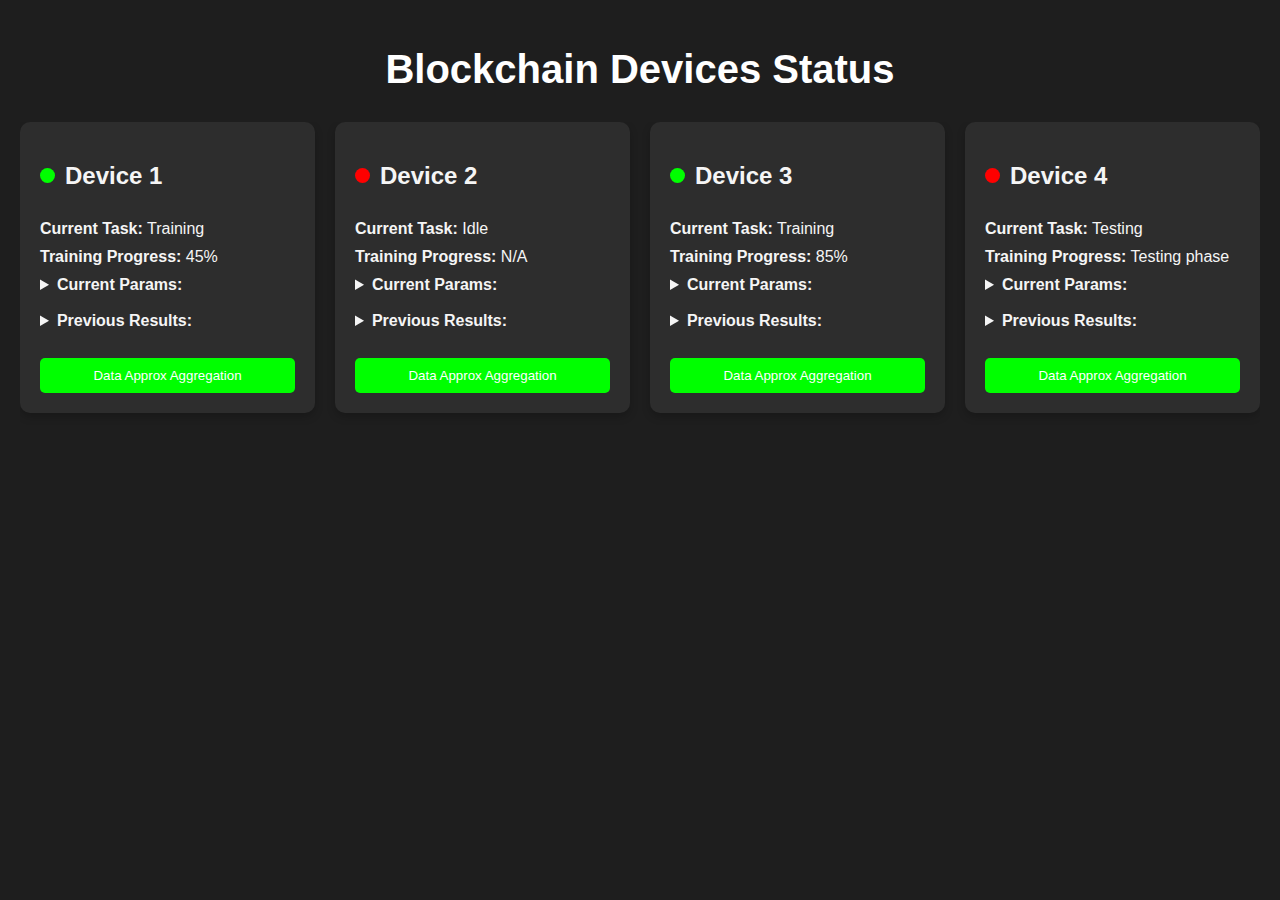
<file: interface/deploy/Index.html>
<!DOCTYPE html>
<html lang="en">
<head>
    <meta charset="UTF-8">
    <meta name="viewport" content="width=device-width, initial-scale=1.0">
    <title>Blockchain Devices Status</title>
    <link rel="stylesheet" href="Style.css">
</head>
<body>
    <div class="container">
        <h1>Blockchain Devices Status</h1>
        <div class="devices">
            <!-- Device 1 -->
            <div class="device">
                <div class="header">
                    <span class="status green"></span>
                    <h2>Device 1</h2>
                </div>
                <div class="description">
                    <p><strong>Current Task:</strong> Training</p>
                    <p><strong>Training Progress:</strong> 45%</p>
                    
                    <!-- Description for Params -->
                    <details>
                    <summary><strong>Current Params:</strong></summary>
                        <p><strong><em>model (*, fit_intercept=True, copy_X=True, n_jobs=None, positive=False)</em></strong></p>
                    </details>
                    <br>
                    <!-- Summary of Previous Results -->
                    <details>
                    <summary><strong>Previous Results:</strong></summary>
                        <li>Accuracy: 80%</li>
                        <li>Loss: 0.2</li>
                        <li>Time: 2 hours</li>
                    </details><br>
                    <!-- Button to open the data aggregation modal -->
                    <button id="openModal1" class="modal-btn">Data Approx Aggregation</button>
                </div>
            </div>

            <!-- Device 2 -->
            <div class="device">
                <div class="header">
                    <span class="status red"></span>
                    <h2>Device 2</h2>
                </div>
                <div class="description">
                    <p><strong>Current Task:</strong> Idle</p>
                    <p><strong>Training Progress:</strong> N/A</p>

                    <!-- Description for Params -->
                    <details>
                    <summary><strong>Current Params:</strong></summary>
                        <p><strong>No params available.</strong></p>
                    </details>
                    <br>
                    <!-- Summary of Previous Results -->
                    <details>
                    <summary><strong>Previous Results:</strong></summary>
                        <p>No previous results available.</p>
                    </details><br>
                    
                    <!-- Button to open the data aggregation modal -->
                    <button id="openModal2" class="modal-btn">Data Approx Aggregation</button>
                </div>
            </div>

            <!-- Device 3 -->
            <div class="device">
                <div class="header">
                    <span class="status green"></span>
                    <h2>Device 3</h2>
                </div>
                <div class="description">
                    <p><strong>Current Task:</strong> Training</p>
                    <p><strong>Training Progress:</strong> 85%</p>

                    <!-- Description for Params -->
                    <details>
                    <summary><strong>Current Params:</strong></summary>
                        <p><strong><em>model (*, fit_intercept=True, copy_X=True, n_jobs=None, positive=False)</em></strong></p>
                    </details>
                    <br>
                    <!-- Summary of Previous Results -->
                    <details>
                    <summary><strong>Previous Results:</strong></summary>
                        <li>Accuracy: 87%</li>
                        <li>Loss: 0.1</li>
                        <li>Time: 3 hours</li>
                    </details><br>

                    <!-- Button to open the data aggregation modal -->
                    <button id="openModal3" class="modal-btn">Data Approx Aggregation</button>
                </div>
            </div>

            <!-- Device 4 -->
            <div class="device">
                <div class="header">
                    <span class="status red"></span>
                    <h2>Device 4</h2>
                </div>
                <div class="description">
                    <p><strong>Current Task:</strong> Testing</p>
                    <p><strong>Training Progress:</strong> Testing phase</p>

                    <!-- Description for Params -->
                    <details>
                    <summary><strong>Current Params:</strong></summary>
                        <p><strong><em>model (*, fit_intercept=True, copy_X=True, n_jobs=None, positive=False)</em></strong></p>
                    </details>
                    <br>
                    <!-- Summary of Previous Results -->
                    <details>
                    <summary><strong>Previous Results:</strong></summary><br>
                        <li>Accuracy: 75%</li>
                        <li>Loss: 0.3</li>
                        <li>Time: 1 hour</li>
                    </details><br>

                    <!-- Button to open the data aggregation modal -->
                    <button id="openModal4" class="modal-btn">Data Approx Aggregation</button>
                </div>
            </div>
        </div>
    </div>

    <!-- Modal for Device 1 -->
    <div id="dataModal1" class="modal">
        <div class="modal-content">
            <span class="close" id="closeModal1">&times;</span>
            <h2>Data Aggregation Results for Device 1</h2>
            <p>This is where the aggregated data will appear for Device 1.</p>
        </div>
    </div>

    <!-- Modal for Device 2 -->
    <div id="dataModal2" class="modal">
        <div class="modal-content">
            <span class="close" id="closeModal2">&times;</span>
            <h2>Data Aggregation Results for Device 2</h2>
            <p>This is where the aggregated data will appear for Device 2.</p>
        </div>
    </div>

    <!-- Modal for Device 3 -->
    <div id="dataModal3" class="modal">
        <div class="modal-content">
            <span class="close" id="closeModal3">&times;</span>
            <h2>Data Aggregation Results for Device 3</h2>
            <p>This is where the aggregated data will appear for Device 3.</p>
        </div>
    </div>

    <!-- Modal for Device 4 -->
    <div id="dataModal4" class="modal">
        <div class="modal-content">
            <span class="close" id="closeModal4">&times;</span>
            <h2>Data Aggregation Results for Device 4</h2>
            <p>This is where the aggregated data will appear for Device 4.</p>
        </div>
    </div>

    <script src="Script.js"></script>
</body>
</html>
</file>
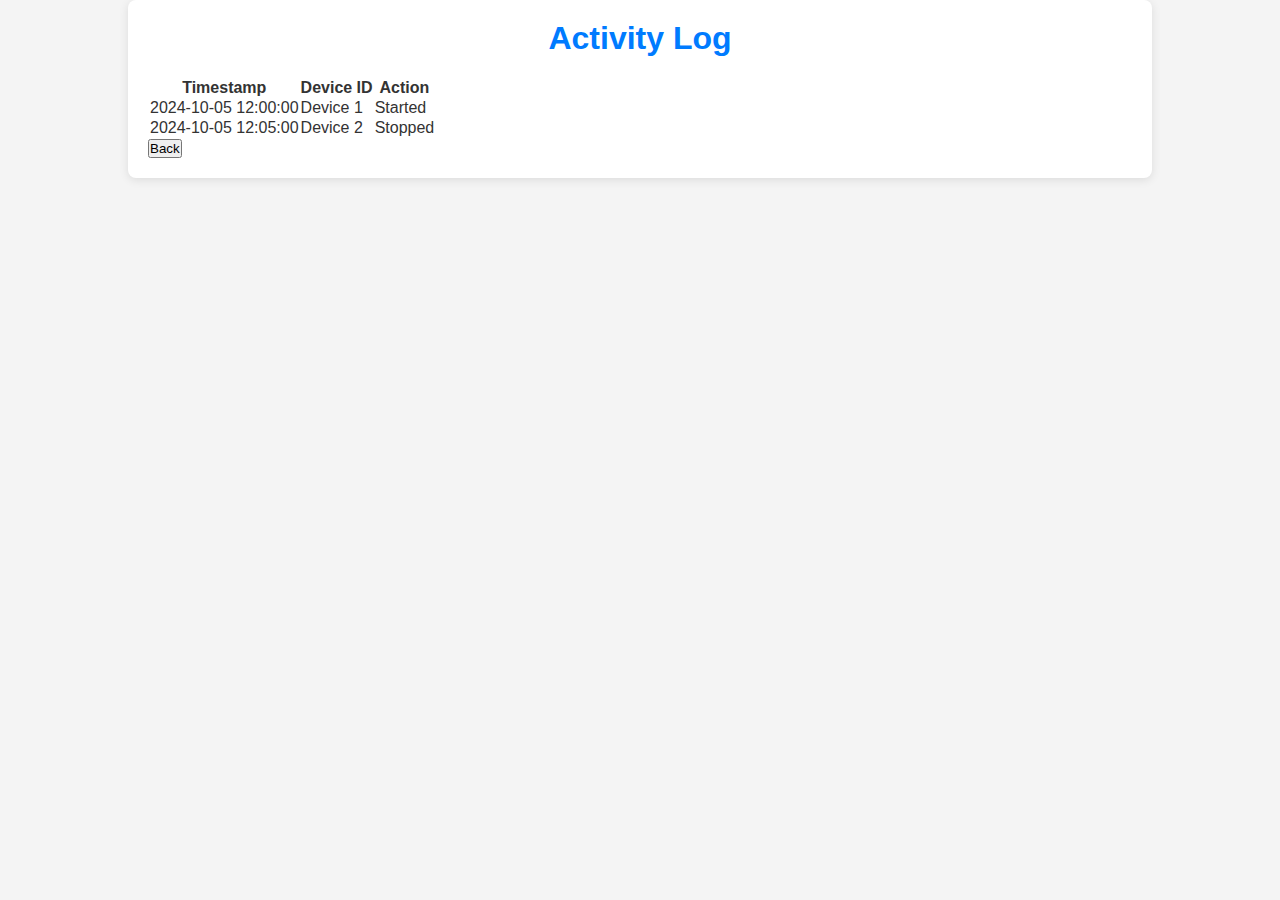
<file: interface/divej files/activity_log.html>
<!DOCTYPE html>
<html lang="en">
<head>
    <meta charset="UTF-8">
    <meta name="viewport" content="width=device-width, initial-scale=1.0">
    <link rel="stylesheet" href="styles.css">
    <title>Activity Log</title>
</head>
<body>
    <div class="container">
        <h1>Activity Log</h1>
        <table>
            <thead>
                <tr>
                    <th>Timestamp</th>
                    <th>Device ID</th>
                    <th>Action</th>
                </tr>
            </thead>
            <tbody>
                <!-- Sample Activity Log Data -->
                <tr>
                    <td>2024-10-05 12:00:00</td>
                    <td>Device 1</td>
                    <td>Started</td>
                </tr>
                <tr>
                    <td>2024-10-05 12:05:00</td>
                    <td>Device 2</td>
                    <td>Stopped</td>
                </tr>
            </tbody>
        </table>
        <button onclick="window.history.back()">Back</button>
    </div>
</body>
</html>
</file>
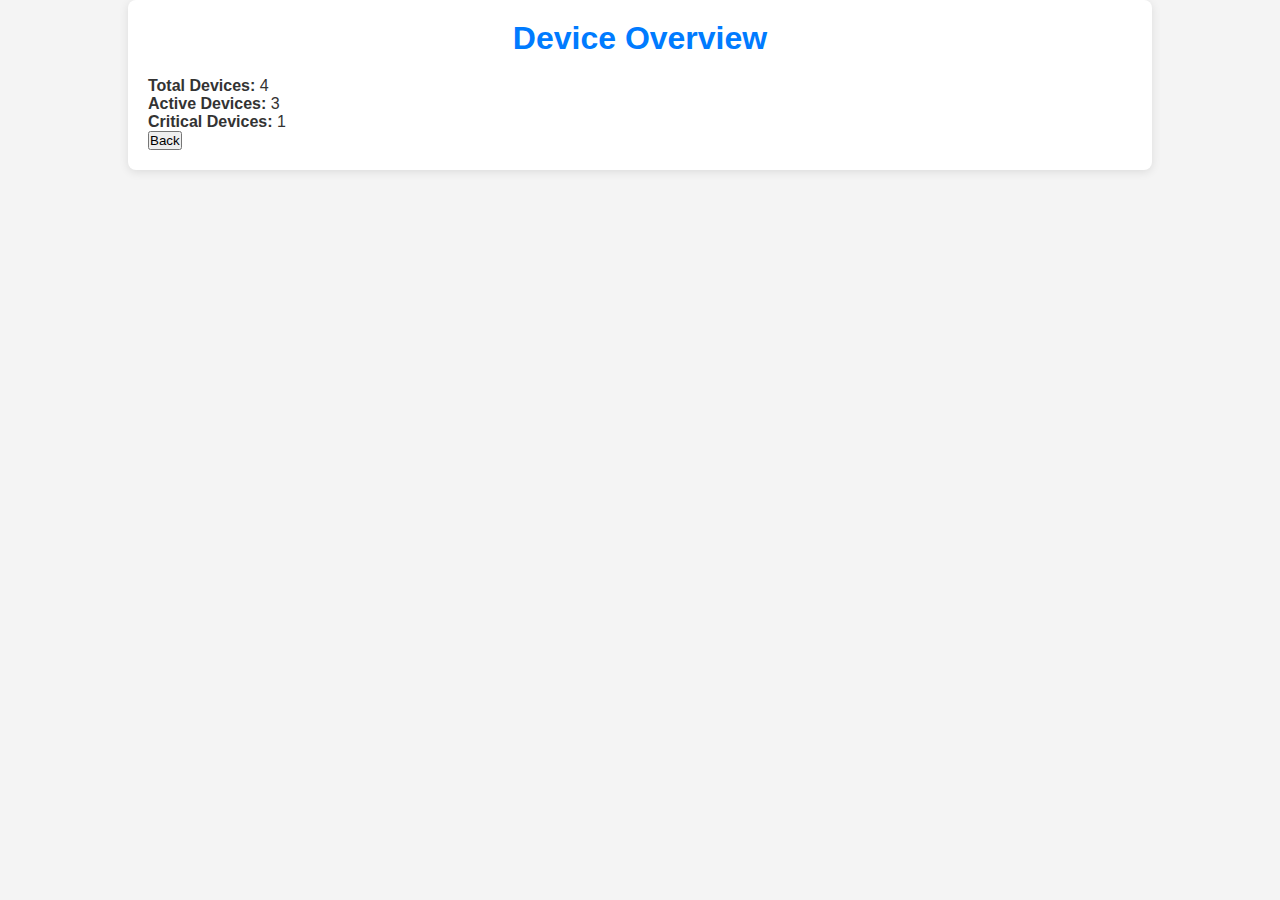
<file: interface/divej files/device_overview.html>
<!DOCTYPE html>
<html lang="en">
<head>
    <meta charset="UTF-8">
    <meta name="viewport" content="width=device-width, initial-scale=1.0">
    <link rel="stylesheet" href="styles.css">
    <title>Device Overview</title>
</head>
<body>
    <div class="container">
        <h1>Device Overview</h1>
        <div class="overview">
            <p><strong>Total Devices:</strong> <span id="total-devices">4</span></p>
            <p><strong>Active Devices:</strong> <span id="active-devices">3</span></p>
            <p><strong>Critical Devices:</strong> <span id="critical-devices">1</span></p>
        </div>
        <button onclick="window.history.back()">Back</button>
    </div>
</body>
</html>
</file>
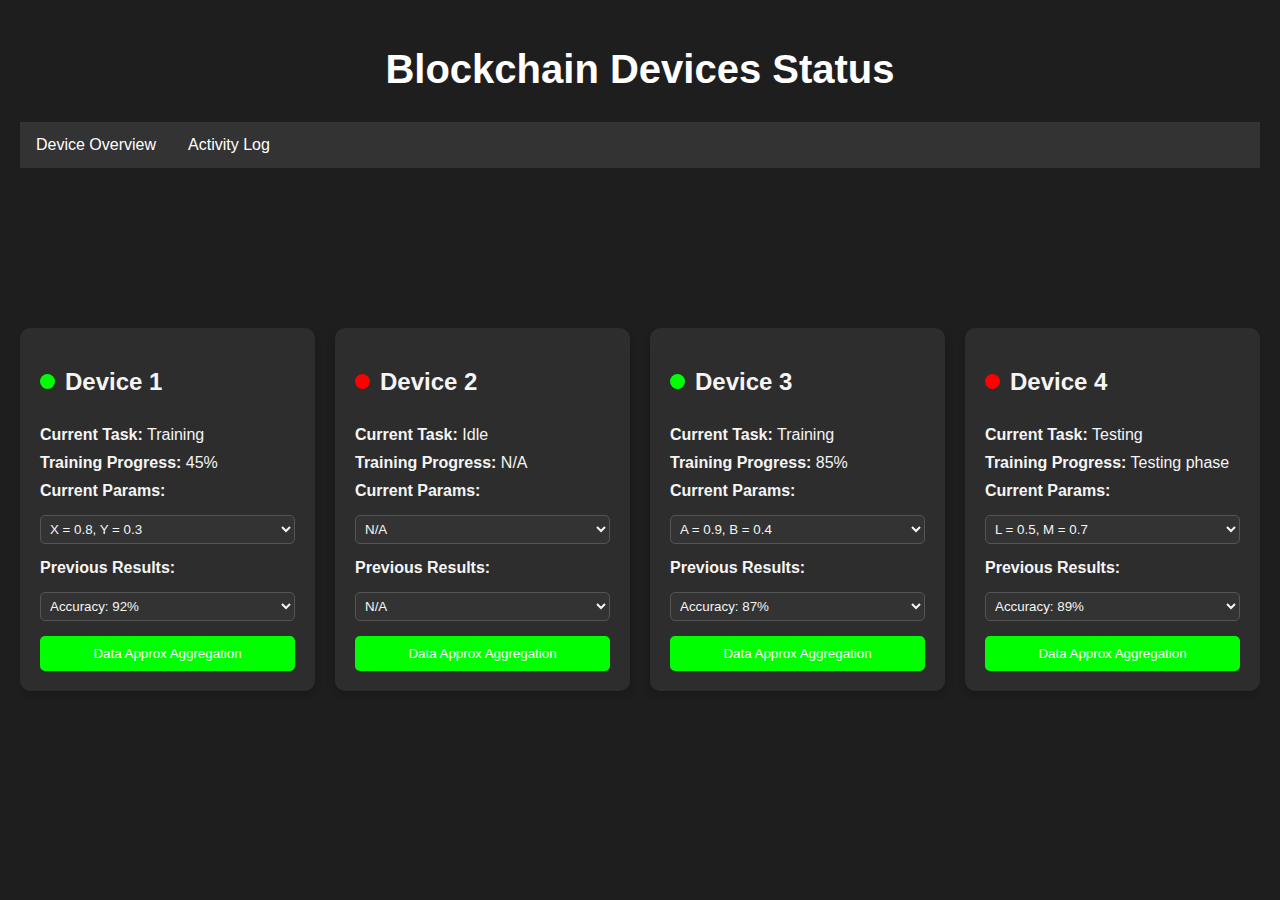
<file: interface/divej files/Q2.html>
<!DOCTYPE html>
<html lang="en">
<head>
    <meta charset="UTF-8">
    <meta name="viewport" content="width=device-width, initial-scale=1.0">
    <title>Blockchain Devices Status</title>
    <link rel="stylesheet" href="Style.css">
    <style>
        /* Basic styling for the navbar */
        nav {
            margin-bottom: 10em;
            background-color: #333;
            overflow: hidden;
        }
        nav ul {
            list-style-type: none;
            margin: 0;
            padding: 0;
        }
        nav ul li {
            float: left;
        }
        nav ul li a {
            display: block;
            color: white;
            text-align: center;
            padding: 14px 16px;
            text-decoration: none;
        }
        nav ul li a:hover {
            background-color: #111;
        }
    </style>
</head>
<body>
    <div class="container">
        <h1>Blockchain Devices Status</h1>
        
        <!-- Navigation Bar -->
        <nav>
            <ul>
                <li><a href="device_overview.html">Device Overview</a></li>
                <li><a href="activity_log.html">Activity Log</a></li>
            </ul>
        </nav>

        <div class="devices">
            <!-- Device 1 -->
            <div class="device">
                <div class="header">
                    <span class="status green"></span>
                    <h2>Device 1</h2>
                </div>
                <div class="description">
                    <p><strong>Current Task:</strong> Training</p>
                    <p><strong>Training Progress:</strong> 45%</p>
                    
                    <!-- Dropdown for Params -->
                    <p><strong>Current Params:</strong></p>
                    <select>
                        <option value="param1">X = 0.8, Y = 0.3</option>
                        <option value="param2">X = 0.6, Y = 0.5</option>
                        <option value="param3">X = 0.9, Y = 0.1</option>
                    </select>

                    <!-- Dropdown for Previous Results -->
                    <p><strong>Previous Results:</strong></p>
                    <select>
                        <option value="result1">Accuracy: 92%</option>
                        <option value="result2">Accuracy: 85%</option>
                        <option value="result3">Accuracy: 88%</option>
                    </select>

                    <!-- Button to open the data aggregation modal -->
                    <button id="openModal1" class="modal-btn">Data Approx Aggregation</button>
                </div>
            </div>

            <!-- Device 2 -->
            <div class="device">
                <div class="header">
                    <span class="status red"></span>
                    <h2>Device 2</h2>
                </div>
                <div class="description">
                    <p><strong>Current Task:</strong> Idle</p>
                    <p><strong>Training Progress:</strong> N/A</p>

                    <!-- Dropdown for Params -->
                    <p><strong>Current Params:</strong></p>
                    <select>
                        <option value="param1">N/A</option>
                    </select>

                    <!-- Dropdown for Previous Results -->
                    <p><strong>Previous Results:</strong></p>
                    <select>
                        <option value="result1">N/A</option>
                    </select>

                    <!-- Button to open the data aggregation modal -->
                    <button id="openModal2" class="modal-btn">Data Approx Aggregation</button>
                </div>
            </div>

            <!-- Device 3 -->
            <div class="device">
                <div class="header">
                    <span class="status green"></span>
                    <h2>Device 3</h2>
                </div>
                <div class="description">
                    <p><strong>Current Task:</strong> Training</p>
                    <p><strong>Training Progress:</strong> 85%</p>

                    <!-- Dropdown for Params -->
                    <p><strong>Current Params:</strong></p>
                    <select>
                        <option value="param1">A = 0.9, B = 0.4</option>
                        <option value="param2">A = 0.8, B = 0.6</option>
                        <option value="param3">A = 1.0, B = 0.2</option>
                    </select>

                    <!-- Dropdown for Previous Results -->
                    <p><strong>Previous Results:</strong></p>
                    <select>
                        <option value="result1">Accuracy: 87%</option>
                        <option value="result2">Accuracy: 82%</option>
                        <option value="result3">Accuracy: 90%</option>
                    </select>

                    <!-- Button to open the data aggregation modal -->
                    <button id="openModal3" class="modal-btn">Data Approx Aggregation</button>
                </div>
            </div>

            <!-- Device 4 -->
            <div class="device">
                <div class="header">
                    <span class="status red"></span>
                    <h2>Device 4</h2>
                </div>
                <div class="description">
                    <p><strong>Current Task:</strong> Testing</p>
                    <p><strong>Training Progress:</strong> Testing phase</p>

                    <!-- Dropdown for Params -->
                    <p><strong>Current Params:</strong></p>
                    <select>
                        <option value="param1">L = 0.5, M = 0.7</option>
                        <option value="param2">L = 0.4, M = 0.8</option>
                        <option value="param3">L = 0.6, M = 0.6</option>
                    </select>

                    <!-- Dropdown for Previous Results -->
                    <p><strong>Previous Results:</strong></p>
                    <select>
                        <option value="result1">Accuracy: 89%</option>
                        <option value="result2">Accuracy: 83%</option>
                        <option value="result3">Accuracy: 91%</option>
                    </select>

                    <!-- Button to open the data aggregation modal -->
                    <button id="openModal4" class="modal-btn">Data Approx Aggregation</button>
                </div>
            </div>
        </div>
    </div>

    <!-- Modal for Device 1 -->
    <div id="dataModal1" class="modal">
        <div class="modal-content">
            <span class="close" id="closeModal1">&times;</span>
            <h2>Data Aggregation Results for Device 1</h2>
            <p>This is where the aggregated data will appear for Device 1.</p>
        </div>
    </div>

    <!-- Modal for Device 2 -->
    <div id="dataModal2" class="modal">
        <div class="modal-content">
            <span class="close" id="closeModal2">&times;</span>
            <h2>Data Aggregation Results for Device 2</h2>
            <p>This is where the aggregated data will appear for Device 2.</p>
        </div>
    </div>

    <!-- Modal for Device 3 -->
    <div id="dataModal3" class="modal">
        <div class="modal-content">
            <span class="close" id="closeModal3">&times;</span>
            <h2>Data Aggregation Results for Device 3</h2>
            <p>This is where the aggregated data will appear for Device 3.</p>
        </div>
    </div>

    <!-- Modal for Device 4 -->
    <div id="dataModal4" class="modal">
        <div class="modal-content">
            <span class="close" id="closeModal4">&times;</span>
            <h2>Data Aggregation Results for Device 4</h2>
            <p>This is where the aggregated data will appear for Device 4.</p>
        </div>
    </div>

    <script src="Script.js"></script>
</body>
</html>
</file>
<file: interface/deploy/Style.css>
/* General styling */
body {
    font-family: Arial, sans-serif;
    background-color: #1e1e1e;
    color: #f5f5f5;
    margin: 0;
    padding: 20px;
}

.container {
    max-width: 100%;
    margin: 0 auto;
}

h1 {
    text-align: center;
    font-size: 2.5em;
    margin-bottom: 30px;
    color: #ffffff;
}

.devices {
    display: flex;
    justify-content: space-between;
    flex-wrap: nowrap; /* Force devices to stay in a single line */
    gap: 20px;
    overflow-x: auto; /* Enable scrolling if necessary */
    padding-bottom: 20px;
}

/* Device container styling */
.device {
    background-color: #2d2d2d;
    padding: 20px;
    border-radius: 10px;
    box-shadow: 0 4px 8px rgba(0, 0, 0, 0.2);
    flex: 1 1 250px;
    min-width: 250px;
}

.device .header {
    display: flex;
    align-items: center;
}

.device h2 {
    margin-left: 10px;
    font-size: 1.5em;
    color: #f5f5f5;
}

.device .status {
    display: inline-block;
    width: 15px;
    height: 15px;
    border-radius: 50%;
}

.device .status.green {
    background-color: #00ff00;
}

.device .status.red {
    background-color: #ff0000;
}

.device .description p {
    margin: 10px 0;
}

select {
    padding: 5px;
    margin: 5px 0;
    width: 100%;
    border-radius: 5px;
    border: 1px solid #555;
    background-color: #333;
    color: #f5f5f5;
}

/* Modal button styling */
.modal-btn {
    background-color: rgb(0, 255, 0);
    color: white;
    border: none;
    padding: 10px;
    text-align: center;
    border-radius: 5px;
    cursor: pointer;
    width: 100%;
    margin-top: 10px;
}

.modal-btn:hover {
    background-color: #0055cc;
}

/* Modal styling */
.modal {
    display: none; /* Hidden by default */
    position: fixed; /* Stay in place */
    z-index: 1; /* Sit on top */
    left: 0;
    top: 0;
    width: 100%; /* Full width */
    height: 100%; /* Full height */
    background-color: rgba(0, 0, 0, 0.7); /* Black with opacity */
    align-items: center;
    justify-content: center;
}

.modal-content {
    background-color: #2d2d2d;
    padding: 20px;
    border-radius: 10px;
    width: 80%;
    max-width: 500px;
    text-align: center;
}

.modal-content h2 {
    margin-bottom: 20px;
}

.modal-content p {
    font-size: 1.2em;
}

.close {
    color: #aaa;
    float: right;
    font-size: 28px;
    font-weight: bold;
    cursor: pointer;
}

.close:hover,
.close:focus {
    color: #fff;
    text-decoration: none;
    cursor: pointer;
}

/* Remove wrapping in small screens */
@media (max-width: 768px) {
    .devices {
        flex-wrap: nowrap; /* No wrapping on small screens */
        justify-content: flex-start;
    }

    .device {
        min-width: 220px;
    }
}
</file>
<file: interface/divej files/Style.css>
/* General styling */
body {
    font-family: Arial, sans-serif;
    background-color: #1e1e1e;
    color: #f5f5f5;
    margin: 0;
    padding: 20px;
}

.container {
    max-width: 100%;
    margin: 0 auto;
}

h1 {
    text-align: center;
    font-size: 2.5em;
    margin-bottom: 30px;
    color: #ffffff;
}

.devices {
    display: flex;
    justify-content: space-between;
    flex-wrap: nowrap; /* Force devices to stay in a single line */
    gap: 20px;
    overflow-x: auto; /* Enable scrolling if necessary */
    padding-bottom: 20px;
}

/* Device container styling */
.device {
    background-color: #2d2d2d;
    padding: 20px;
    border-radius: 10px;
    box-shadow: 0 4px 8px rgba(0, 0, 0, 0.2);
    flex: 1 1 250px;
    min-width: 250px;
}

.device .header {
    display: flex;
    align-items: center;
}

.device h2 {
    margin-left: 10px;
    font-size: 1.5em;
    color: #f5f5f5;
}

.device .status {
    display: inline-block;
    width: 15px;
    height: 15px;
    border-radius: 50%;
}

.device .status.green {
    background-color: #00ff00;
}

.device .status.red {
    background-color: #ff0000;
}

.device .description p {
    margin: 10px 0;
}

select {
    padding: 5px;
    margin: 5px 0;
    width: 100%;
    border-radius: 5px;
    border: 1px solid #555;
    background-color: #333;
    color: #f5f5f5;
}

/* Modal button styling */
.modal-btn {
    background-color: rgb(0, 255, 0);
    color: white;
    border: none;
    padding: 10px;
    text-align: center;
    border-radius: 5px;
    cursor: pointer;
    width: 100%;
    margin-top: 10px;
}

.modal-btn:hover {
    background-color: #0055cc;
}

/* Modal styling */
.modal {
    display: none; /* Hidden by default */
    position: fixed; /* Stay in place */
    z-index: 1; /* Sit on top */
    left: 0;
    top: 0;
    width: 100%; /* Full width */
    height: 100%; /* Full height */
    background-color: rgba(0, 0, 0, 0.7); /* Black with opacity */
    align-items: center;
    justify-content: center;
}

.modal-content {
    background-color: #2d2d2d;
    padding: 20px;
    border-radius: 10px;
    width: 80%;
    max-width: 500px;
    text-align: center;
}

.modal-content h2 {
    margin-bottom: 20px;
}

.modal-content p {
    font-size: 1.2em;
}

.close {
    color: #aaa;
    float: right;
    font-size: 28px;
    font-weight: bold;
    cursor: pointer;
}

.close:hover,
.close:focus {
    color: #fff;
    text-decoration: none;
    cursor: pointer;
}

/* Remove wrapping in small screens */
@media (max-width: 768px) {
    .devices {
        flex-wrap: nowrap; /* No wrapping on small screens */
        justify-content: flex-start;
    }

    .device {
        min-width: 220px;
    }
}
</file>
<file: interface/divej files/styles.css>
/* Reset some default styles */
* {
    margin: 0;
    padding: 0;
    box-sizing: border-box;
}

/* Body styles */
body {
    font-family: 'Arial', sans-serif;
    background-color: #f4f4f4;
    color: #333;
}

/* Container for the main content */
.container {
    width: 80%;
    margin: 0 auto;
    padding: 20px;
    background: #ffffff;
    border-radius: 8px;
    box-shadow: 0 2px 10px rgba(0, 0, 0, 0.1);
}

/* Heading styles */
h1 {
    text-align: center;
    margin-bottom: 20px;
    color: #007bff; /* Blue color for headings */
}

/* Device section styles */
.devices {
    display: flex;
    flex-wrap: wrap;
    gap: 20px;
}

/* Individual device styles */
.device {
    flex: 1 1 calc(25% - 20px); /* Four devices per row with some spacing */
    background: #f8f9fa; /* Light gray background */
    border-radius: 8px;
    padding: 15px;
    box-shadow: 0 1px 5px rgba(0, 0, 0, 0.2);
    transition: transform 0.2s; /* Smooth hover effect */
}

.device:hover {
    transform: translateY(-5px); /* Raise the device card on hover */
}

/* Header styles within device */
.header {
    display: flex;
    align-items: center;
    margin-bottom: 10px;
}

.status {
    width: 15px;
    height: 15px;
    border-radius: 50%;
    margin-right: 10px;
}

/* Green status indicator */
.status.green {
    background-color: #28a745; /* Success color */
}

/* Red status indicator */
.status.red {
    background-color: #dc3545; /* Danger color */
}

/* Description styles */
.description {
    margin-top: 10px;
}

/* Dropdown styles */
select {
    width: 100%;
    padding: 8px;
    margin: 10px 0;
    border: 1px solid #ccc;
    border-radius: 4px;
}

/* Button styles */
.modal-btn {
    background-color: #007bff; /* Primary button color */
    color: #ffffff;
    border: none;
    padding: 10px;
    border-radius: 4px;
    cursor: pointer;
    transition: background-color 0.3s;
}

.modal-btn:hover {
    background-color: #0056b3; /* Darker blue on hover */
}

/* Modal styles */
.modal {
    display: none; /* Hidden by default */
    position: fixed; 
    z-index: 1; 
    left: 0; 
    top: 0; 
    width: 100%; 
    height: 100%; 
    overflow: auto; 
    background-color: rgba(0,0,0,0.4); /* Black background with transparency */
}

.modal-content {
    background-color: #fefefe;
    margin: 15% auto; 
    padding: 20px;
    border: 1px solid #888;
    width: 80%; 
    border-radius: 8px; /* Rounded corners */
}

/* Close button styles */
.close {
    color: #aaa;
    float: right;
    font-size: 28px;
    font-weight: bold;
}

.close:hover,
.close:focus {
    color: black;
    text-decoration: none;
    cursor: pointer;
}

/* Navbar styles */
.navbar {
    background-color: #007bff;
    padding: 10px 20px;
    color: white;
    text-align: center;
    margin-bottom: 20px;
}

.navbar a {
    color: white;
    padding: 14px 20px;
    text-decoration: none;
    text-align: center;
}

.navbar a:hover {
    background-color: #0056b3; /* Darker blue on hover */
}

/* Activity Log Styles */
.activity-log {
    margin-top: 30px;
    background: #ffffff; /* White background */
    padding: 20px;
    border-radius: 8px;
    box-shadow: 0 1px 5px rgba(0, 0, 0, 0.2);
}

.activity-log h2 {
    text-align: center;
    margin-bottom: 20px;
}

.activity-log table {
    width: 100%;
    border-collapse: collapse;
}

.activity-log th,
.activity-log td {
    padding: 12px;
    text-align: left;
    border-bottom: 1px solid #ddd;
}

.activity-log th {
    background-color: #007bff;
    color: white;
}

.activity-log tr:hover {
    background-color: #f1f1f1; /* Light gray on row hover */
}
</file>
